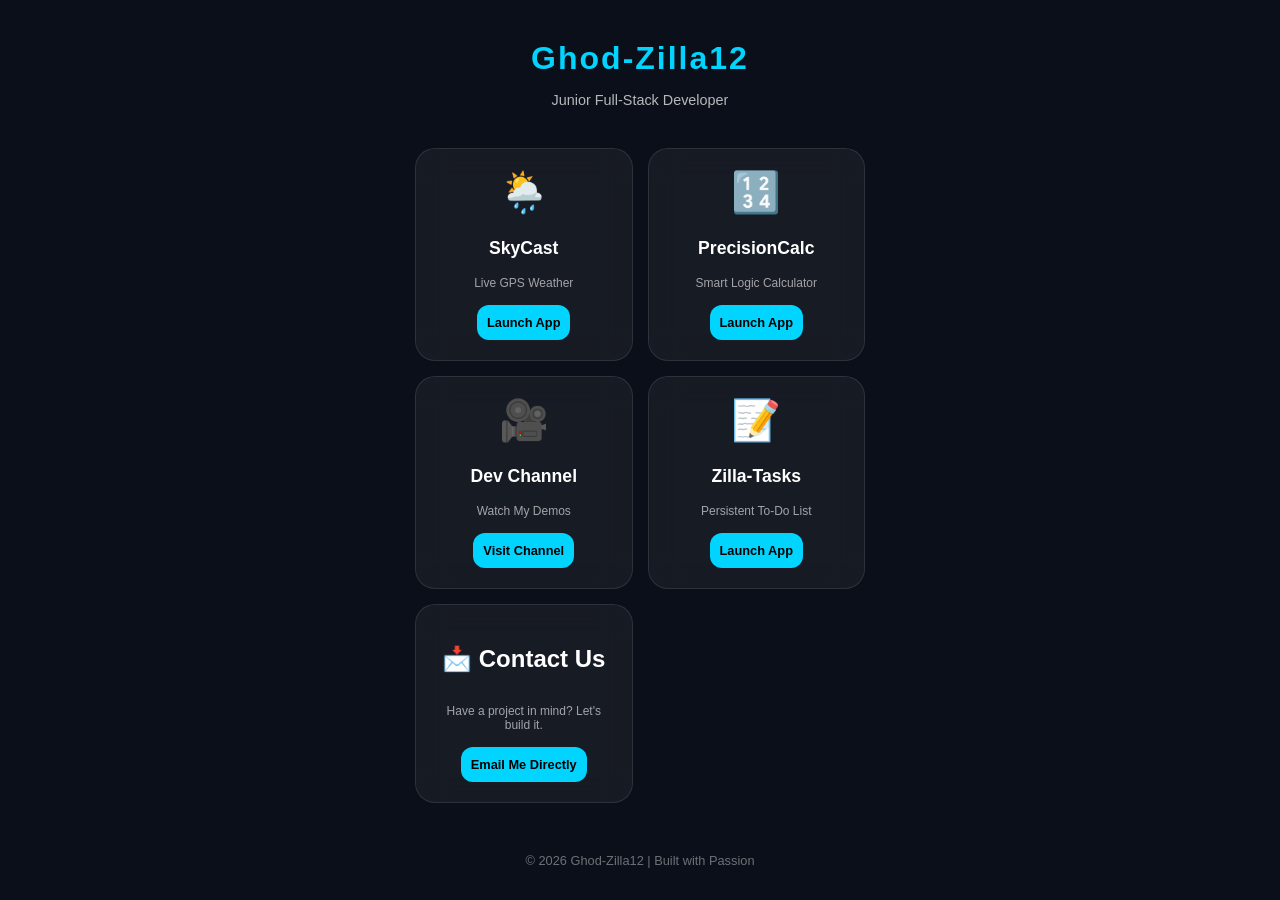
<file: index.html>
<!DOCTYPE html>
<html lang="en">
<head>
    <meta charset="UTF-8">
    <meta name="viewport" content="width=device-width, initial-scale=1.0">
      <link rel="icon" type="image/png" sizes="32x32" href="logo-rex.jpg">  
    <title>Ghod-Zilla12 | Dev Hub</title>
    <style>
    :root {
            --neon-blue: #00d4ff;
    --glass-bg: rgba(255, 255, 255, 0.05);
    --border: rgba(255, 255, 255, 0.1);
        }

        body {
            background-color: #0b0f19; /* Sleek midnight black*/
            color: #ffffff;
            font-family: 'Inter', sans-serif;
            display: flex;
            align-items: center;
            margin: 0;
            justify-content: center;
            min-height: 100hv;
            }

       .dashboard {
            width: 90%;
            max-width: 450px;
            text-align: center;
        }

        header h1 {
            font-size: 2rem;
            letter-spacing: 2px;
            margin-bottom: 5px;
            color: var(--neon-blue);
        }

        header p {
            font-size: 0.9rem;
            opacity: 0.7;
        }
        
       .app-drawer {
            display: grid;
            grid-template-columns: 1fr 1fr; /* Two columns like a phone home screen */
            gap: 15px;
            margin: 40px 0;
        }

       .app-card {
            background: var(--glass-bg);
            backdrop-filter: blur(15px);
            border: 1px solid var(--border);
            padding: 25px 15px;
            border-radius: 24px;
            transition: all 0.3s ease;
        }
        
       .app-card:active { /* Subtle "press" effect for mobile */
            transform: scale(0.95);
            background: rgba(255, 255, 255, 0.1);
        }

       .icon { font-size: 2.5rem; margin-bottom: 12px; }

       .app-card h3 { font-size: 1.1rem; margin: 10px 0 5px 0; }

       .app-card p { font-size: 0.75rem; opacity: 0.6; margin-bottom: 15px; }

       .launch-btn {
            display: block;
            background: var(--neon-blue);
            color: #000;
            text-decoration: none;
            font-size: 0.8rem;
            font-weight: bold;
            padding: 10px;
            border-radius: 12px;
         }

       .locked { opacity: 0.4; border-style: dashed; }

        footer { margin-top: 50px; font-size: 0.8rem; opacity: 0.4; }

    </style>
    <link rel="manifest" href="manifest.json">

<meta name="theme-color" content="#00d4ff">

<script>
  if ('serviceWorker' in navigator) {
    navigator.serviceWorker.register('service-worker.js');
  }
</script>
    <link rel="stylesheet" href="style.css">
    <link rel="icon" type="image/svg+xml" href="data:image/svg+xml,<svg xmlns='http://www.w3.org/2000/svg' viewBox='0 0 100 100'><rect width='100' height='100' rx='20' fill='%2300ff88'/><text y='75' x='22' font-size='70'font-family='sans-serif' font-weight='bold' fill='black'>Z</text></svg>?v=2">
</head>
<body>
    <div class="dashboard">
    <header>
        <h1>Ghod-Zilla12</h1>
        <p>Junior Full-Stack Developer</p>
    </header>

    <section class="app-drawer">
        <div class="app-card">
            <div class="icon">🌦️</div>
            <h3>SkyCast</h3>
            <p>Live GPS Weather</p>
            <a href="weather.html" class="launch-btn">Launch App</a>
        </div>

        <div class="app-card">
            <div class="icon">🔢</div>
            <h3>PrecisionCalc</h3>
            <p>Smart Logic Calculator</p>
            <a href="calc.html" class="launch-btn">Launch App</a>
        </div>

        <div class="app-card youtube-card">
            <div class="icon">🎥</div>
            <h3>Dev Channel</h3>
            <p>Watch My Demos</p>
            <a href="http://www.youtube.com/@Ghod_Zilla" target="_blank" class="launch-btn yt-btn">Visit Channel</a>
        </div>

        <div class="app-card">
            <div class="icon">📝</div>
            <h3>Zilla-Tasks</h3>
            <p>Persistent To-Do List</p>
            <a href="todo.html" class="launch-btn">Launch App</a>
        </div>

      <div class="app-card">
          <h2>📩 Contact Us</h2>
          <p>Have a project in mind? Let's build it.</p>  
          
          <form action="samuelu573@gmail.com" method="POST">
          <button type="submit" class="launch-btn">Email Me Directly</button>
          </form>
      </div>
    </section>

    <footer>
        <p>© 2026 Ghod-Zilla12 | Built with Passion</p>
    </footer>
</body>
    </html>
</file>
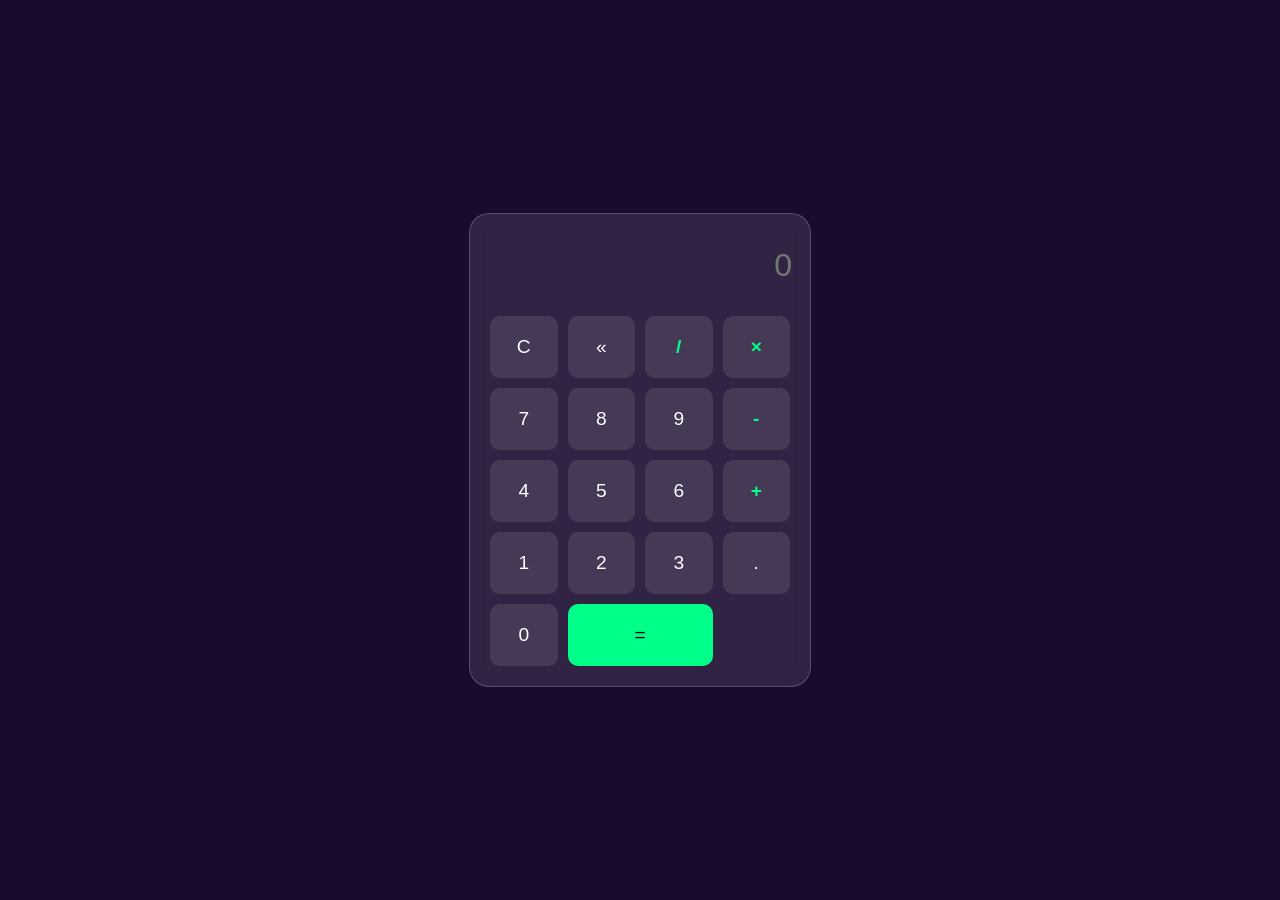
<file: Calc.html>
<!DOCTYPE html>
<html lang="en">
    <head>
        <meta charset="UTF-8">
        <meta name="Viewport" content="width=device-width" initial-scale="1.0">
        <title>Cyber Calc.</title>
    </head>
    <style>
        body { background: #1a0b2e; color: white; font-family: sans-serif; display: flex; justify-content: center; align-items: center; height: 100vh; margin: 0; }
        .calc { background: rgba(255,255,255,0.1); backdrop-filter: blur(10px); padding: 20px; border-radius: 20px; border: 1px solid rgba(255,255,255,0.2); width: 300px; }
        #display { width: 100%; height: 60px; background: none; border: none; color: #00ff88; font-size: 2rem; text-align: right; margin-bottom: 20px; outline: none; }
        .grid { display: grid; grid-template-columns: repeat(4, 1fr); gap: 10px; }
        button { padding: 20px; border-radius: 10px; border: none; background: rgba(255,255,255,0.1); color: white; font-size: 1.2rem; }
        button:active { background: #00ff88; color: black; }
        .op { color: #00ff88; font-weight: bold; }
        .eq { background: #00ff88; color: black; grid-column: span 2; }
    </style>
</head>
<body>
    <div class="calc">
        <input type="text" id="display" disabled placeholder="0">
        <div class="grid">
            <button onclick="clr()">C</button>
            <button onclick="del()">«</button>
            <button class="op" onclick="ins('/')">/</button>
            <button class="op" onclick="ins('*')">×</button>
            <button onclick="ins('7')">7</button><button onclick="ins('8')">8</button><button onclick="ins('9')">9</button>
            <button class="op" onclick="ins('-')">-</button>
            <button onclick="ins('4')">4</button><button onclick="ins('5')">5</button><button onclick="ins('6')">6</button>
            <button class="op" onclick="ins('+')">+</button>
            <button onclick="ins('1')">1</button><button onclick="ins('2')">2</button><button onclick="ins('3')">3</button>
            <button onclick="ins('.')">.</button>
            <button onclick="ins('0')">0</button>
            <button class="eq" onclick="calc()">=</button>
        </div>
    </div>
    <script>
        let d = document.getElementById('display');
        function ins(v) { d.value += v; }
        function clr() { d.value = ''; }
        function del() { d.value = d.value.slice(0, -1); }
        function calc() { try { d.value = eval(d.value); } catch { d.value = 'Error'; } }
    </script>
</body>
</html>
    </style>
</html>
</file>
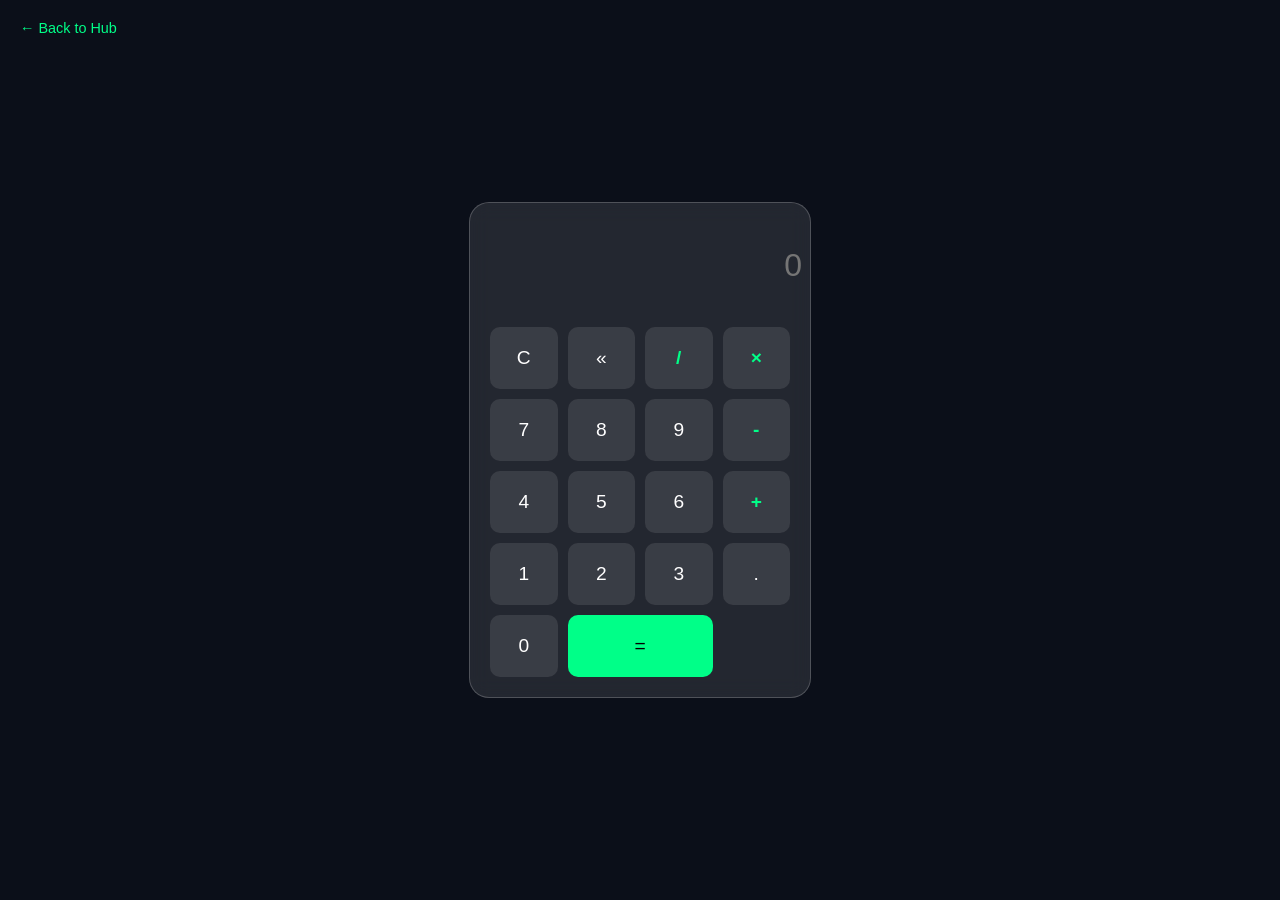
<file: calc.html>
<!DOCTYPE html>
<html lang="en">
    <head>
        <meta charset="UTF-8">
        <meta name="Viewport" content="width=device-width" initial-scale="1.0">
        <title>Cyber Calc.</title>
        <link rel="icon" href="data:image/svg+xml,<svg xmlns=%22http://www.w3.org/2000/svg%22 viewBox=%220 0 100 100%22><text y=%22.9em%22 font-size=%2290%22>⚡</text></svg>">
    </head>
    <style>
        body { background: #1a0b2e; color: white; font-family: sans-serif; display: flex; justify-content: center; align-items: center; height: 100vh; margin: 0; }
        .calc { background: rgba(255,255,255,0.1); backdrop-filter: blur(10px); padding: 20px; border-radius: 20px; border: 1px solid rgba(255,255,255,0.2); width: 300px; }
        #display { width: 100%; height: 60px; background: none; border: none; color: #00ff88; font-size: 2rem; text-align: right; margin-bottom: 20px; outline: none; }
        .grid { display: grid; grid-template-columns: repeat(4, 1fr); gap: 10px; }
        button { padding: 20px; border-radius: 10px; border: none; background: rgba(255,255,255,0.1); color: white; font-size: 1.2rem; }
        button:active { background: #00ff88; color: black; }
        .op { color: #00ff88; font-weight: bold; }
        .eq { background: #00ff88; color: black; grid-column: span 2; }
    </style>
    <link rel="stylesheet" href="style.css">
</head>
<body>
    <a href="index.html" style="
    text-decoration: none; 
    color: #00ff88; 
    font-size: 0.9rem; 
    position: absolute; 
    top: 20px; 
    left: 20px;
    display: flex;
    align-items: center;
    gap: 5px;
">
    ← Back to Hub
    </a>
    <div class="calc">
        <input type="text" id="display" disabled placeholder="0">
        <div class="grid">
            <button onclick="clr()">C</button>
            <button onclick="del()">«</button>
            <button class="op" onclick="ins('/')">/</button>
            <button class="op" onclick="ins('*')">×</button>
            <button onclick="ins('7')">7</button><button onclick="ins('8')">8</button><button onclick="ins('9')">9</button>
            <button class="op" onclick="ins('-')">-</button>
            <button onclick="ins('4')">4</button><button onclick="ins('5')">5</button><button onclick="ins('6')">6</button>
            <button class="op" onclick="ins('+')">+</button>
            <button onclick="ins('1')">1</button><button onclick="ins('2')">2</button><button onclick="ins('3')">3</button>
            <button onclick="ins('.')">.</button>
            <button onclick="ins('0')">0</button>
            <button class="eq" onclick="calc()">=</button>
        </div>
    </div>
    <script>
        let d = document.getElementById('display');
        function ins(v) { d.value += v; }
        function clr() { d.value = ''; }
        function del() { d.value = d.value.slice(0, -1); }
        function calc() { try { d.value = eval(d.value); } catch { d.value = 'Error'; } }
    </script>
</body>
</html>
</file>
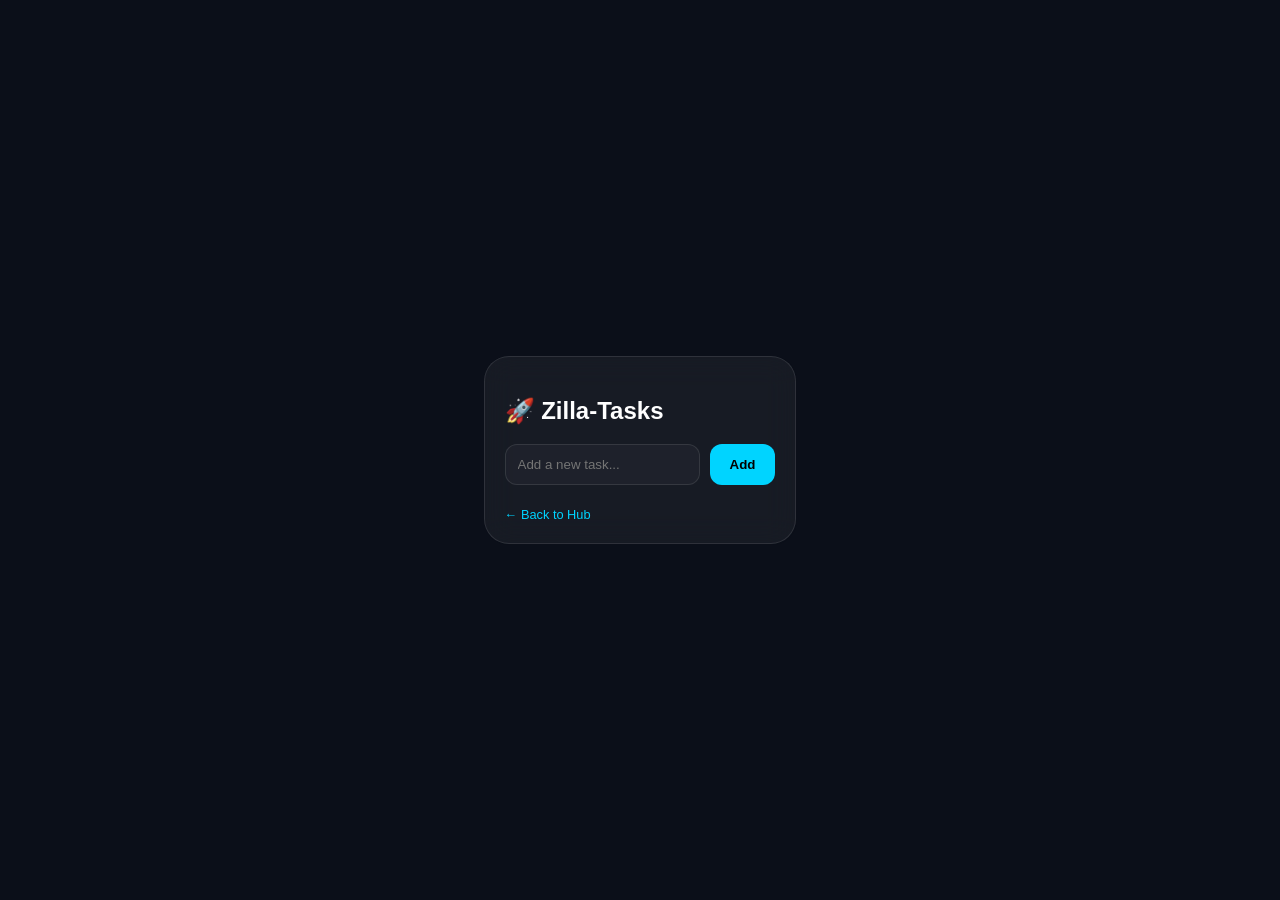
<file: todo.html>
<!DOCTYPE html>
<html lang="en">
<head>
    <meta charset="UTF-8">
    <meta name="viewport" content="width=device-width, initial-scale=1.0">
  <title> Zilla-Tasks | Cross-Platform</title>
    <link rel="stylesheet" href="style.css">
    <style>
        .todo-container {
            max-width: 400px;
            margin: 50px auto;
            padding: 20px;
            background: rgba(255, 255, 255, 0.05);
            backdrop-filter: blur(15px);
            border-radius: 25px;
            border: 1px solid rgba(255, 255, 255, 0.1);
        }
        .input-group {
            display: flex;
            gap: 10px;
            margin-bottom: 20px;
        }
        input {
            flex: 1;
            padding: 12px;
            border-radius: 12px;
            border: none;
            background: rgba(255, 255, 255, 0.1);
            color: white;
            outline: none;
        }
        .add-btn {
            background: #00d4ff;
            border: none;
            padding: 10px 20px;
            border-radius: 12px;
            font-weight: bold;
            cursor: pointer;
        }
        ul { list-style: none; padding: 0; }
        li {
            background: rgba(255, 255, 255, 0.03);
            margin-bottom: 10px;
            padding: 15px;
            border-radius: 15px;
            display: flex;
            justify-content: space-between;
            align-items: center;
            animation: fadeIn 0.3s ease;
        }
        .delete-btn {
            color: #ff4d4d;
            cursor: pointer;
            font-weight: bold;
        }
        .completed { text-decoration: line-through; opacity: 0.5; }
        @keyframes fadeIn { from { opacity: 0; transform: translateY(10px); } }
    </style>
    <link rel="stylesheet" href="style.css">
</head>
<body>

<div class="todo-container">
    <h2>🚀 Zilla-Tasks</h2>
    <div class="input-group">
        <input type="text" id="todoInput" placeholder="Add a new task...">
        <button class="add-btn" onclick="addTask()">Add</button>
    </div>
    <ul id="todoList"></ul>
    <a href="index.html" style="color: #00d4ff; text-decoration: none; font-size: 0.8rem;">← Back to Hub</a>
</div>

<script>
    const todoInput = document.getElementById('todoInput');
    const todoList = document.getElementById('todoList');

    // Load tasks from LocalStorage on startup
    document.addEventListener('DOMContentLoaded', getTodos);

    function addTask() {
        if (todoInput.value === '') return;

        createTodoElement(todoInput.value);
        saveLocalTodos(todoInput.value);
        todoInput.value = '';
    }

    function createTodoElement(text) {
        const li = document.createElement('li');
        li.innerHTML = `<span>${text}</span> <span class="delete-btn" onclick="removeTodo(this)">X</span>`;
        li.onclick = function(e) {
            if(e.target.classList.contains('delete-btn')) return;
            li.classList.toggle('completed');
        };
        todoList.appendChild(li);
    }

    function saveLocalTodos(todo) {
        let todos = localStorage.getItem('todos') ? JSON.parse(localStorage.getItem('todos')) : [];
        todos.push(todo);
        localStorage.setItem('todos', JSON.stringify(todos));
    }

    function getTodos() {
        let todos = localStorage.getItem('todos') ? JSON.parse(localStorage.getItem('todos')) : [];
        todos.forEach(todo => createTodoElement(todo));
    }

    function removeTodo(element) {
        const text = element.parentElement.firstChild.innerText;
        element.parentElement.remove();
        let todos = JSON.parse(localStorage.getItem('todos'));
        const index = todos.indexOf(text);
        todos.splice(index, 1);
        localStorage.setItem('todos', JSON.stringify(todos));
    }
</script>

</body>
</html>
</file>
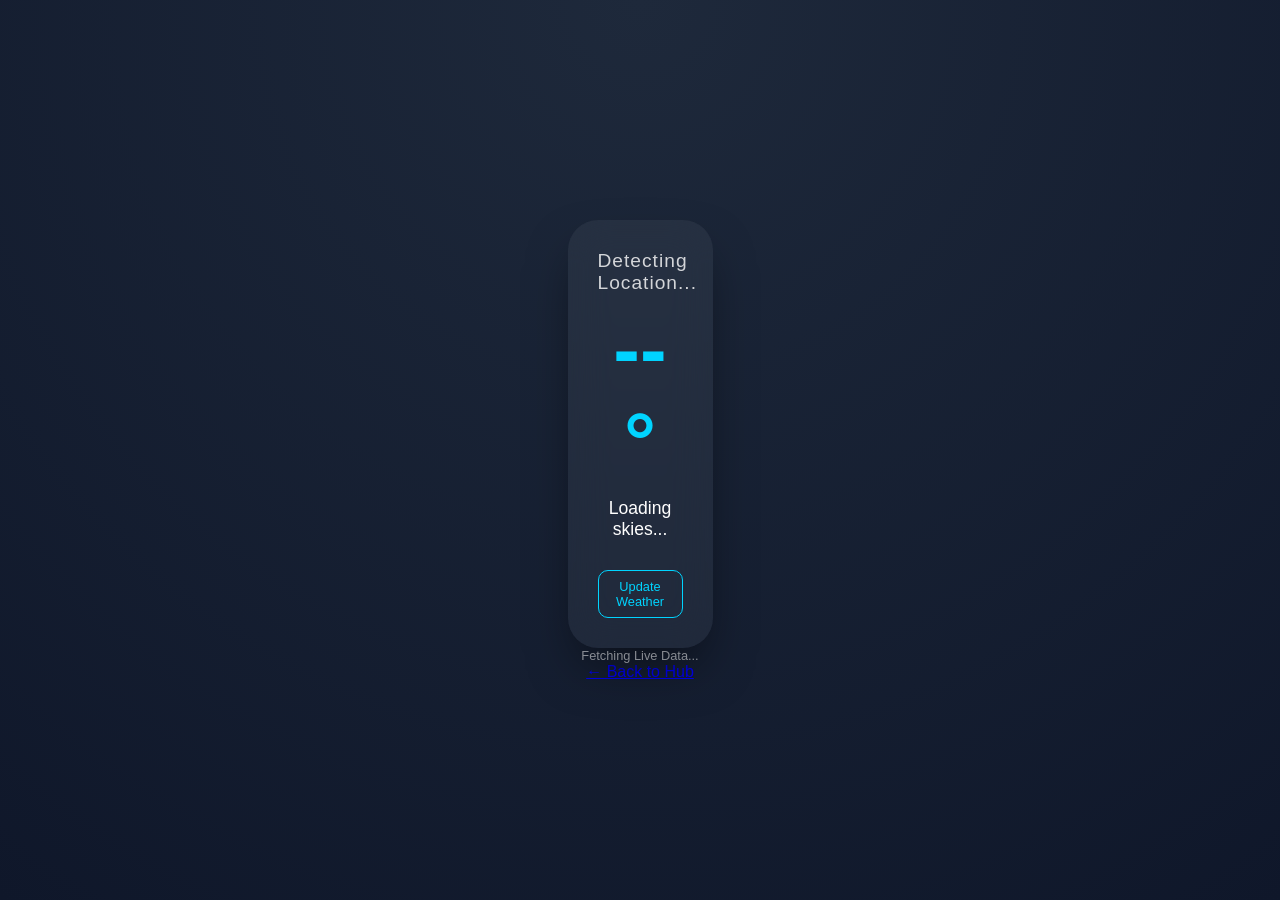
<file: weather.html>
<!DOCTYPE html>
<html lang="en">
<head>
    <meta charset="UTF-8">
    <meta name="viewport" content="width=device-width, initial-scale=1.0">
    <title>SkyCast | Cross-Platform Weather</title>
    <style>
      :root {
            --bg: #0f172a;
            --glass: rgba(255, 255, 255, 0.05);
            --neon-blue: #38bdf8;
            }
            
       body {
            background: radial-gradient(circle at top, #1e293b, #0f172a);
            color: white;
            font-family: 'Segoe UI', Tahoma, Geneva, Verdana, sans-serif;
            display: flex;
            flex-direction: column;
            align-items: center;
            justify-content: center;
            min-height: 100vh;
            margin: 0;
       }
       
       .widget {
            background: var(--glass);
            backdrop-filter: blur(20px);
            border: 1px rgba(255, 255, 255, 0.1);
            padding: 30px;
            border-radius: 30px;
            width: 85px;
            max-width: 350px;
            text-align: center;
            box-shadow: 0 25px 50px -12px rgba(0, 0, 0, 0.5);
       }
        
        .city { font-size: 1.2rem; opacity: 0.8; letter-spacing: 1px; }
        .temp { font-size: 5rem; font-weight: bold; margin: 10px 0; color:var(--neon-blue); }
        .desc { text-tranform: capitalize; font-size: 1.1rem; margin-bottom: 20px; }
        .btn-bottom {
            margin-top: 30px;
            color: var(--neon-blue);
            text-decoration: none;
            font-size: 0.9rem;
            border: 1px solid var(--neon-blue);
            padding: 10px 20px;
            border-radius: 50px;
        }
        .btn-refresh {
            background: transparent;
            border: 1px solid var(--neon-blue);
            color: var(--neon-blue);
            padding: 8px 15px;
            border-radius: 10px;
            cursor: pointer;
            font-size: 0.8rem;
            transition: 0.3s;
            margin-top: 10px;
         }

        .btn-refresh: hover {
            background: var(--neon-blue);
            color: var(--bg);
            box-shadow: 0 0 15px var(--neon-blue);
        }
          </style>
    <link rel="stylesheet" href="style.css">
      </head>
      <body>
           <div class="widget">
        <div class="city" id="location">Detecting Location...</div>
        <div class="temp" id="temp">--°</div>
        <div class="desc" id="description">Loading skies...</div>
     
    <button onclick="getLocalWeather()" class="btn-refresh">Update Weather</button>
    </div>
        
        <div style="font-size: 0.8rem; opacity: 0.5;">Fetching Live Data...</div>
    </div>
    
    <a href="index.html" class="btn-back">← Back to Hub</a>

              <script>
        // 1. The ID Badge
    const apiKey = 'd0ec407cb31f5bd43caaaefcdae0f066'; 
   
    async function getLocalWeather() {
        if (navigator.geolocation) {
            navigator.geolocation.getCurrentPosition(async (position) => {
                const lat = position.coords.latitude;
                const lon = position.coords.longitude;
                const url = `https://api.openweathermap.org/data/2.5/weather?lat=${lat}&lon=${lon}&units=metric&appid=${apiKey}`;

                try { 
                    const response = await fetch(url);
                    const data = await response.json();
                    
                    if (response.ok) {
                        document.getElementById('temp').innerHTML = Math.round(data.main.temp) + '°';
                        document.getElementById('location').innerHTML = data.name;
                        document.getElementById('description').innerHTML = data.weather[0].description;
                    }
                } catch (e) { console.log("Error:", e); }
            });
              }
       }
// 3. The Execution (The "Call")
    // This MUST come after the function block above
    getLocalWeather(); 
       </script>
  </body>
</html>
</file>
<file: style.css>
/* GLOBAL SETTINGS */
:root {
    --neon-blue: #00d4ff;
    --bg-dark: #0b0f19;
    --glass: rgba(255, 255, 255, 0.05);
    --border: rgba(255, 255, 255, 0.1);
}

body {
    background-color: var(--bg-dark);
    color: white;
    font-family: 'Inter', 'Segoe UI', sans-serif;
    margin: 0;
    display: flex;
    justify-content: center;
    align-items: center;
    min-height: 100vh;
}

/* APP CONTAINER */
 .app-card {
    background: rgba(255 255 255 0.05); 
    border: 1px solid rgba(255 255 255 0.1);
    border-radius: 20px;
    padding: 20px;
    text-align: center;
    align-items: center;
    flex-direction: column;
    justify-content: space-between;
    display: flex;
}

/* INPUTS & BUTTONS */
input {
    background: rgba(255, 255, 255, 0.03);
    border: 1px solid var(--border);
    border-radius: 12px;
    color: white;
    padding: 12px;
    outline: none;
}

.add-btn, .launch-btn {
    background: var(--neon-blue);
    color: #000;
    border: none;
    border-radius: 12px;
    font-weight: bold;
    cursor: pointer;
    transition: 0.3s;
}

.add-btn:hover { transform: scale(1.05); }

ul { list-style: none; padding: 0; margin-top: 20px; }
li { animation: fadeIn 0.4s ease; }
.completed { text-decoration: line-through; opacity: 0.4; }

@keyframes fadeIn {
    from { opacity: 0; transform: translateY(10px); }
    to { opacity: 1; transform: translateY(0); }
        }

#contact {
    text-align: center;
    padding-bottom: 30px;
}

#contact h2 { color: var(--neon-blue); margin-bottom: 10px; }

#contact .input-group { margin-bottom: 15px; }

#contact input, #contact textarea {
    width: 100%;
    padding: 15px;
    background: rgba(255, 255, 255, 0.05);
    border: 1px solid var(--border);
    border-radius: 12px;
    color: white;
    font-size: 1rem;
    box-sizing: border-box; /* Crucial for mobile sizing! */
}

#contact textarea { resize: none; }

#contact .launch-btn {
    width: auto; /* Stop it from stretching 100% */
    min-width: 200px;
    padding: 12px 30px; /* Slimmer top/bottom, wider sides */
    margin: 20px auto;
    display: inline-block;
    font-size: 0.95rem;
    border-radius: 50px; /* "Pill" shape looks more modern for contact */
}
</file>
